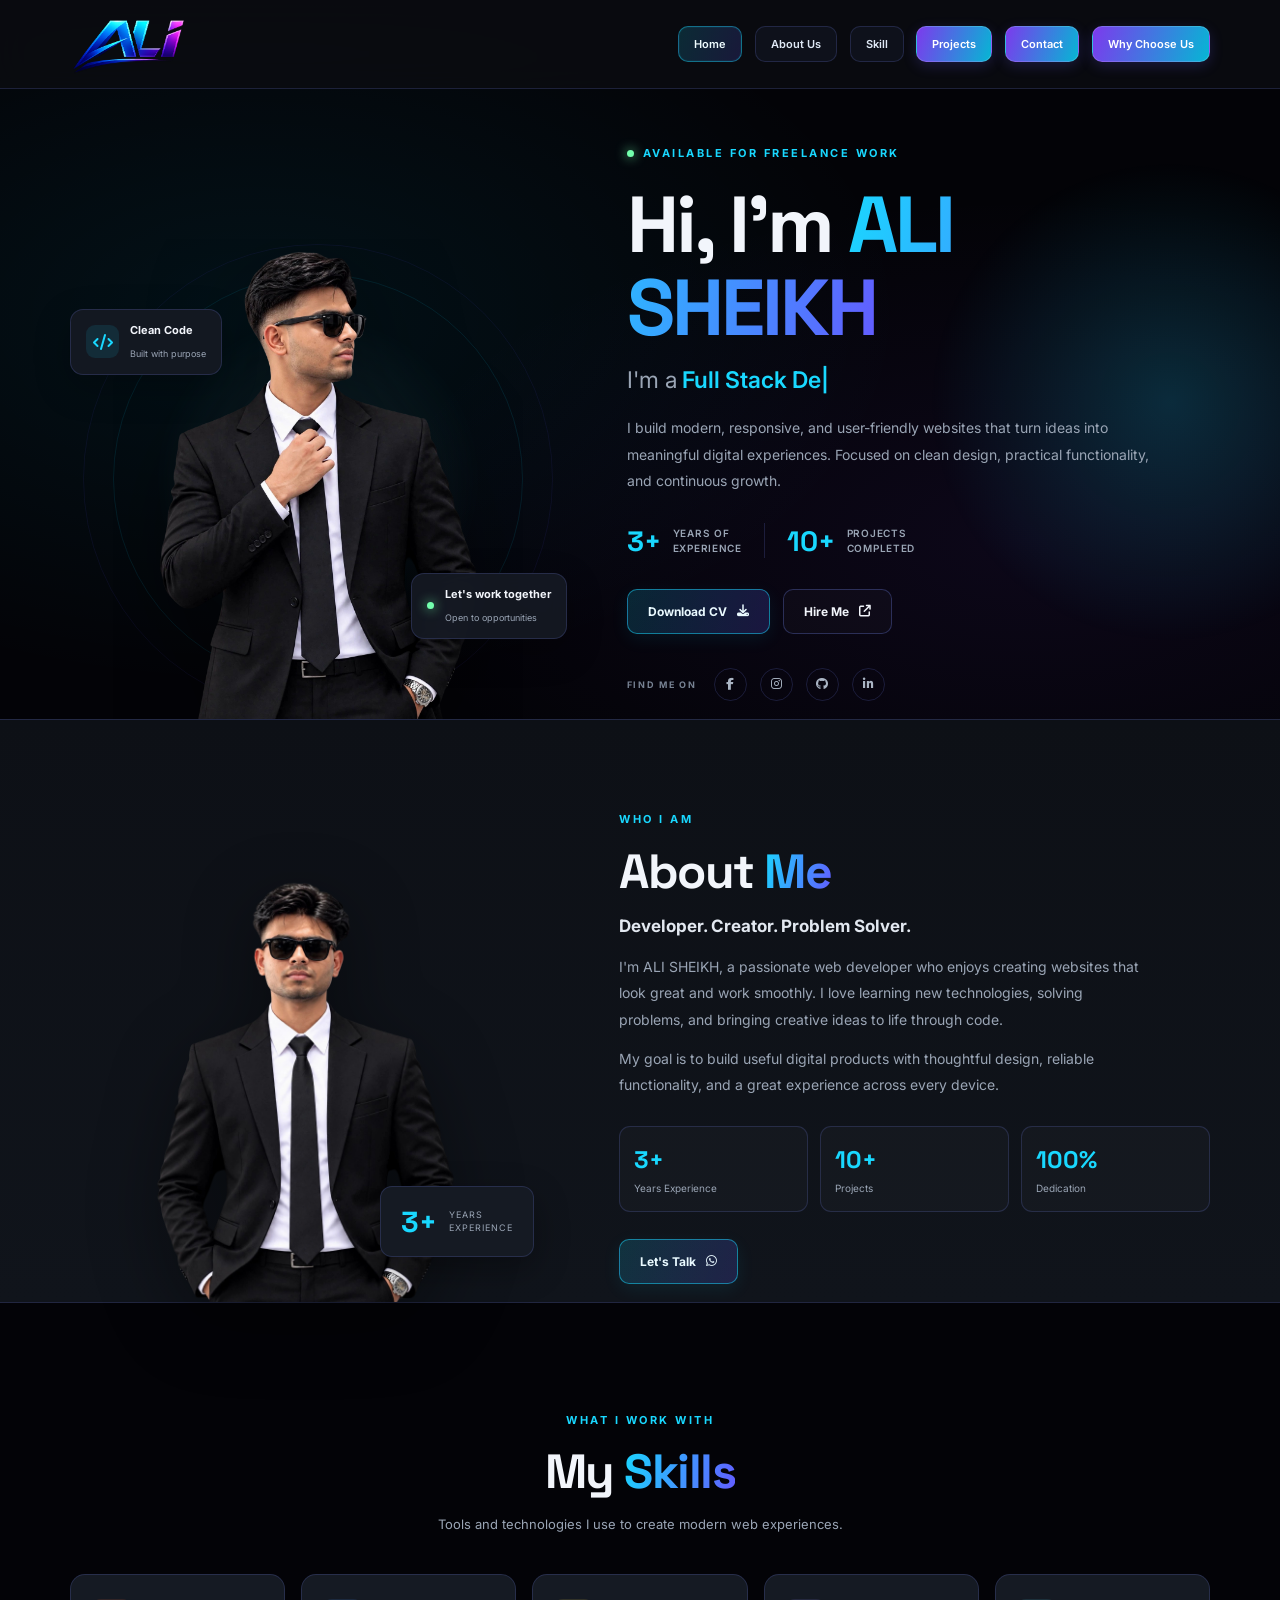
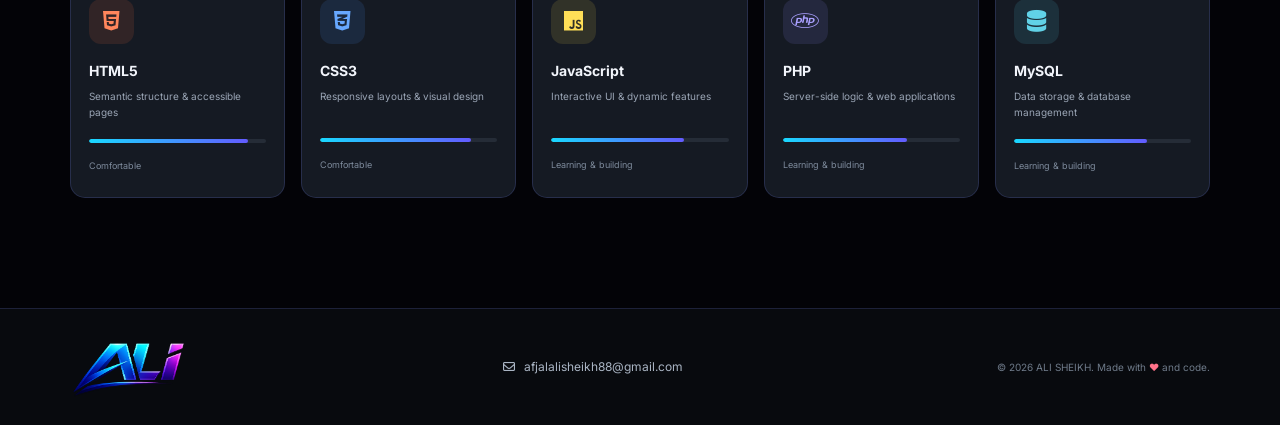
<file: index.html>
<!DOCTYPE html>
<html lang="en">
<head>
  <meta charset="UTF-8">
  <meta name="viewport" content="width=device-width, initial-scale=1.0">
  <meta name="description" content="Ali Sheikh — Full Stack Developer portfolio">
  <title>Ali Sheikh | Portfolio</title>
  <link rel="icon" type="image/x-icon" href="faviconn.ico">
  <link rel="icon" type="image/png" sizes="32x32" href="faviconn.png">
  <link rel="apple-touch-icon" href="faviconn.png">
  <link rel="stylesheet" href="style.css">
  <link rel="preconnect" href="https://fonts.googleapis.com">
  <link rel="preconnect" href="https://fonts.gstatic.com" crossorigin>
  <link href="https://fonts.googleapis.com/css2?family=Inter:wght@400;500;600;700;800&family=Space+Grotesk:wght@400;500;600;700&display=swap" rel="stylesheet">
  <link rel="stylesheet" href="https://cdnjs.cloudflare.com/ajax/libs/font-awesome/6.5.2/css/all.min.css">
</head>
<body>
  <header class="header">
    <nav class="navbar container">
      <a href="index.html" class="brand" aria-label="Afjal home"><img src="ali-logo.png" alt="ALI logo"></a>
      <div class="nav-left">
        <a href="index.html" class="nav-link active">Home</a>
        <a href="#about" class="nav-link">About Us</a>
        <a href="#skills" class="nav-link">Skill</a>
        <a href="projects.html" class="nav-link">Projects</a>
        <a href="contact.html" class="nav-link">Contact</a>
        <a href="whychooseus.html" class="nav-link">Why Choose Us</a>
      </div>
      <button class="menu-toggle" aria-label="Toggle navigation"><i class="fa-solid fa-bars"></i></button>
    </nav>
  </header>

  <main>
    <!-- HOME -->
    <section id="home" class="hero section">
      <div class="hero-grid container">
        <div class="hero-copy">
          <div class="eyebrow"><span class="status-dot"></span> AVAILABLE FOR FREELANCE WORK</div>
          <h1>Hi, I'm <span class="gradient-text">ALI SHEIKH</span></h1>
          <div class="role-line"><span class="role-prefix">I'm a</span> <span id="typing-role">Full Stack Developer</span><span class="cursor">|</span></div>
          <p class="hero-description">I build modern, responsive, and user-friendly websites that turn ideas into meaningful digital experiences. Focused on clean design, practical functionality, and continuous growth.</p>
          <div class="experience"><span class="experience-number">3+</span><span class="experience-text">Years of<br>Experience</span><span class="experience-divider"></span><span class="experience-number">10+</span><span class="experience-text">Projects<br>Completed</span></div>
          <div class="hero-actions">
            <a class="btn btn-primary" href="cv.jpg" download>Download CV <i class="fa-solid fa-download"></i></a>
            <a class="btn btn-outline" href="https://wa.me/9779821035473?text=Hello%20Taiyab%2C%20I%20want%20to%20discuss%20a%20project." target="_blank" rel="noopener">Hire Me <i class="fa-solid fa-arrow-up-right-from-square"></i></a>
          </div>
          <div class="social-row">
            <span class="social-label">FIND ME ON</span>
            <a href="https://www.facebook.com/aliwebdev7" aria-label="Facebook"><i class="fa-brands fa-facebook-f"></i></a>
            <a href="https://www.instagram.com/afjal_sheikh7/" aria-label="Instagram"><i class="fa-brands fa-instagram"></i></a>
            <a href="https://github.com/afjalsheikh7" aria-label="GitHub"><i class="fa-brands fa-github"></i></a>
            <a href="https://www.linkedin.com/in/aliweb-dev/" aria-label="LinkedIn"><i class="fa-brands fa-linkedin-in"></i></a>
          </div>
        </div>
        <div class="hero-visual">
          <div class="photo-glow"></div>
          <div class="photo-frame"><img src="p2.png" alt="Replace this demo portrait with Taiyab's transparent photo"></div>
          <div class="floating-card code-card"><span class="card-icon"><i class="fa-solid fa-code"></i></span><div><strong>Clean Code</strong><small>Built with purpose</small></div></div>
          <div class="floating-card availability-card"><span class="status-dot"></span><div><strong>Let's work together</strong><small>Open to opportunities</small></div></div>
          <div class="orbit orbit-one"></div><div class="orbit orbit-two"></div>
        </div>
      </div>
    </section>

    <!-- ABOUT -->
    <section id="about" class="section about-section">
      <div class="container section-grid">
        <div class="about-visual">
          <div class="about-photo"><img src="p1.png" alt="Demo transparent portrait placeholder"></div>
          <div class="about-stamp"><strong>3+</strong><span>YEARS<br>EXPERIENCE</span></div>
        </div>
        <div class="about-copy">
          <div class="section-label">WHO I AM</div>
          <h2>About <span class="gradient-text">Me</span></h2>
          <h3>Developer. Creator. Problem Solver.</h3>
          <p>I'm ALI SHEIKH, a passionate web developer who enjoys creating websites that look great and work smoothly. I love learning new technologies, solving problems, and bringing creative ideas to life through code.</p>
          <p>My goal is to build useful digital products with thoughtful design, reliable functionality, and a great experience across every device.</p>
          <div class="stats-grid">
            <div class="stat-box"><span class="stat-number">3+</span><span class="stat-title">Years Experience</span></div>
            <div class="stat-box"><span class="stat-number">10+</span><span class="stat-title">Projects</span></div>
            <div class="stat-box"><span class="stat-number">100%</span><span class="stat-title">Dedication</span></div>
          </div>
          <a class="btn btn-primary" href="https://wa.me/9779821035473?text=Hello%20Taiyab%2C%20let%E2%80%99s%20talk%20about%20a%20project." target="_blank" rel="noopener">Let's Talk <i class="fa-brands fa-whatsapp"></i></a>
        </div>
      </div>
    </section>

    <!-- SKILLS -->
    <section id="skills" class="section skills-section">
      <div class="container">
        <div class="section-label centered">WHAT I WORK WITH</div>
        <h2 class="section-heading">My <span class="gradient-text">Skills</span></h2>
        <p class="section-intro">Tools and technologies I use to create modern web experiences.</p>
        <div class="skills-grid">
          <article class="skill-card"><div class="skill-icon html-icon"><i class="fa-brands fa-html5"></i></div><h3>HTML5</h3><p>Semantic structure & accessible pages</p><div class="skill-track"><span style="width:90%"></span></div><small>Comfortable</small></article>
          <article class="skill-card"><div class="skill-icon css-icon"><i class="fa-brands fa-css3-alt"></i></div><h3>CSS3</h3><p>Responsive layouts & visual design</p><div class="skill-track"><span style="width:85%"></span></div><small>Comfortable</small></article>
          <article class="skill-card"><div class="skill-icon js-icon"><i class="fa-brands fa-js"></i></div><h3>JavaScript</h3><p>Interactive UI & dynamic features</p><div class="skill-track"><span style="width:75%"></span></div><small>Learning & building</small></article>
          <article class="skill-card"><div class="skill-icon php-icon"><i class="fa-brands fa-php"></i></div><h3>PHP</h3><p>Server-side logic & web applications</p><div class="skill-track"><span style="width:70%"></span></div><small>Learning & building</small></article>
          <article class="skill-card"><div class="skill-icon mysql-icon"><i class="fa-solid fa-database"></i></div><h3>MySQL</h3><p>Data storage & database management</p><div class="skill-track"><span style="width:75%"></span></div><small>Learning & building</small></article>
        </div>
      </div>
    </section>

  </main>

  <footer class="footer">
    <div class="container footer-content">
      <a href="index.html" class="brand"><img src="ali-logo.png" alt="ALI logo"></a>
      <a class="email-link" href="mailto:afjalalisheikh88@gmail.com"><i class="fa-regular fa-envelope"></i> afjalalisheikh88@gmail.com</a>
      <p>© <span id="year"></span> ALI SHEIKH. Made with <span class="heart">♥</span> and code.</p>
    </div>
  </footer>
  <script src="script.js"></script>
</body>
</html>
</file>
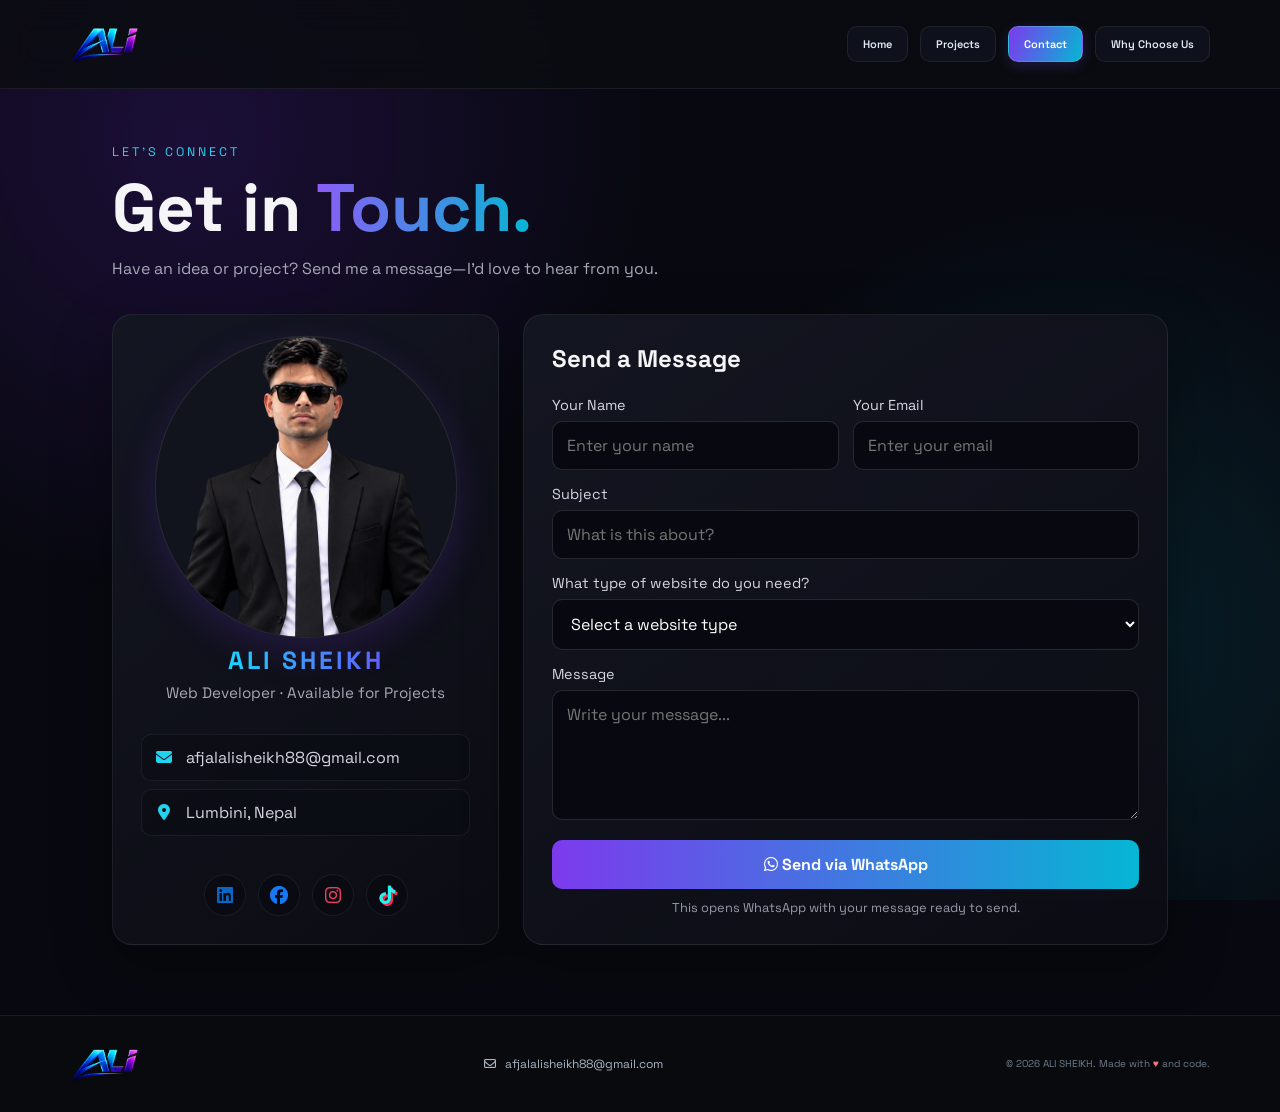
<file: contact.html>
<!DOCTYPE html>
<html lang="en">
<head>
  <meta charset="UTF-8">
  <meta name="viewport" content="width=device-width, initial-scale=1.0">
  <title>Contact | Ali Sheikh</title>
  <link rel="icon" type="image/x-icon" href="faviconn.ico">
  <link rel="icon" type="image/png" sizes="32x32" href="faviconn.png">
  <link rel="apple-touch-icon" href="faviconn.png">
  <link rel="preconnect" href="https://fonts.googleapis.com">
  <link rel="preconnect" href="https://fonts.gstatic.com" crossorigin>
  <link href="https://fonts.googleapis.com/css2?family=Space+Grotesk:wght@400;500;600;700&display=swap" rel="stylesheet">
  <link rel="stylesheet" href="https://cdnjs.cloudflare.com/ajax/libs/font-awesome/6.5.0/css/all.min.css">
  <style>
    * { box-sizing: border-box; margin: 0; padding: 0; }
    body { font-family: 'Space Grotesk', sans-serif; color: #f5f5f7; background: #080910; min-height: 100vh; }
    body::before { content: ''; position: fixed; inset: 0; pointer-events: none; background: radial-gradient(circle at 15% 15%, #6d28d933, transparent 35%), radial-gradient(circle at 85% 70%, #06b6d422, transparent 35%); }
    nav, main, footer { position: relative; z-index: 1; }
    .header { position: sticky; top: 0; z-index: 100; background: rgba(11,13,18,.83); backdrop-filter: blur(18px); border-bottom: 1px solid #ffffff12; }
    .container { width: min(1140px, calc(100% - 48px)); margin: auto; }
    .navbar { height: 88px; display: flex; align-items: center; justify-content: space-between; gap: 24px; }
    .brand { display: flex; align-items: center; }
    .brand img { width: 70px; height: 40px; background: transparent; }
    .nav-left { display: flex; align-items: center; justify-content: flex-end; gap: 12px; }
    .nav-link { font-size: 11px; color: #dfe8f5; font-weight: 600; text-decoration: none; background: rgba(16,20,31,.82); border: 1px solid #ffffff12; padding: 10px 15px; border-radius: 10px; transition: .25s; }
    .nav-link:hover, .nav-link:focus-visible { color: #effcff; background: linear-gradient(110deg, rgba(25,216,255,.18), rgba(99,91,255,.2)); border-color: rgba(25,216,255,.55); transform: translateY(-2px); }
    .nav-link.active { color: #fff; background: linear-gradient(110deg, #7c3aed, #06b6d4); border-color: rgba(255,255,255,.16); box-shadow: 0 4px 14px rgba(99,91,255,.2); }
    .nav-link.active:hover { background: linear-gradient(110deg, #06b6d4, #7c3aed); }


    main { max-width: 1100px; margin: auto; padding: 55px 22px 70px; }
    .eyebrow { color: #22d3ee; text-transform: uppercase; letter-spacing: 3px; font-size: .78rem; margin-bottom: 12px; }
    h1 { font-size: clamp(2.4rem, 6vw, 4.2rem); line-height: 1.1; margin-bottom: 12px; }
    h1 span { background: linear-gradient(90deg, #8b5cf6, #06b6d4); -webkit-background-clip: text; color: transparent; }
    .intro { color: #a7a7b6; margin-bottom: 35px; max-width: 560px; }
    .contact-grid { display: grid; grid-template-columns: minmax(260px, .75fr) minmax(420px, 1.25fr); gap: 24px; align-items: stretch; }
    .panel { background: linear-gradient(145deg, rgba(20,22,34,.96), rgba(12,13,20,.96)); border: 1px solid #ffffff12; border-radius: 20px; padding: 28px; box-shadow: 0 20px 60px #0005; }
    .profile { text-align: center; display: flex; flex-direction: column; }
    .profile img { width: 280px; height: 280px; object-fit: cover; object-position: 50% 8%; transform: scale(1.08); border: 1px solid #ffffff18; border-radius: 50%; background: #11131d; margin: 4px auto 18px; display: block; box-shadow: 0 12px 35px #7c3aed30; }
    .profile h2 { width: fit-content; margin: 0 auto 7px; font-family: 'Space Grotesk', sans-serif; font-size: 1.55rem; font-weight: 700; letter-spacing: 3px; text-transform: uppercase; background: linear-gradient(100deg, #19d8ff, #635bff); -webkit-background-clip: text; background-clip: text; color: transparent; }
    .profile p { color: #a7a7b6; font-size: .95rem; }
    .contact-details { margin-top: 24px; text-align: left; }
    .contact-detail { display: flex; gap: 12px; align-items: center; padding: 12px; margin-top: 8px; border: 1px solid #ffffff10; border-radius: 10px; color: #d5d5df; overflow-wrap: anywhere; background: #08091055; }
    .contact-detail i { color: #22d3ee; width: 20px; text-align: center; }
    form h2 { margin-bottom: 22px; }
    .field-row { display: grid; grid-template-columns: 1fr 1fr; gap: 14px; }
    .field { margin-bottom: 15px; }
    label { display: block; margin-bottom: 7px; color: #d7d7e2; font-size: .9rem; }
    input, textarea, select { width: 100%; background: #080910; color: white; border: 1px solid #ffffff20; border-radius: 10px; padding: 13px 14px; font: inherit; outline: none; transition: .2s; }
    input:focus, textarea:focus, select:focus { border-color: #22d3ee; box-shadow: 0 0 0 3px #22d3ee18; }
    select { cursor: pointer; }
    textarea { min-height: 130px; resize: vertical; }
    .send-btn { border: 0; width: 100%; padding: 14px; border-radius: 10px; color: #fff; font: inherit; font-weight: 700; cursor: pointer; background: linear-gradient(90deg, #7c3aed, #06b6d4); transition: .25s; }
    .send-btn:hover { transform: translateY(-2px); box-shadow: 0 8px 24px #7c3aed44; }
    .whatsapp-note { color: #9999aa; font-size: .8rem; margin-top: 10px; text-align: center; }
    footer { border-top: 1px solid #ffffff12; background: #080a0e; padding: 28px 22px; color: #9999aa; }
    .footer-content { width: min(1140px, calc(100% - 48px)); margin: auto; display: flex; align-items: center; justify-content: space-between; gap: 20px; flex-wrap: wrap; }
    footer .brand { display: flex; align-items: center; }
    footer .brand img { width: 70px; height: 40px; object-fit: contain; }
    footer .email-link { font-size: 12px; color: #aab5c4; display: flex; align-items: center; gap: 9px; text-decoration: none; }
    footer .email-link:hover { color: #19d8ff; }
    footer p { font-size: 10px; color: #6f7b8a; }
    footer .heart { color: #ff7289; }
    .socials { display: flex; justify-content: center; align-items: center; flex-wrap: wrap; gap: 12px; margin-top: auto; padding-top: 26px; }
    .socials a { width: 42px; height: 42px; text-decoration: none; font-size: 1.15rem; display: inline-flex; align-items: center; justify-content: center; border: 1px solid #ffffff12; border-radius: 50%; background: #08091088; transition: .25s; }
    .socials a:hover { transform: translateY(-4px) scale(1.12); }
    .socials .github { color: #f5f5f7; }
    .socials .linkedin { color: #0a66c2; }
    .socials .facebook { color: #1877f2; }
    .socials .instagram { color: #e4405f; }
    .socials .tiktok { color: #25f4ee; text-shadow: 2px 2px 0 #fe2c55; }
    @media (max-width: 760px) {
      .container { width: calc(100% - 34px); }
      .navbar { height: 72px; }
      .nav-left { gap: 7px; }
      .nav-link { padding: 9px 10px; font-size: 10px; }
      .contact-grid { grid-template-columns: 1fr; }
      .field-row { grid-template-columns: 1fr; gap: 0; }
      main { padding: 35px 17px 55px; }
      .panel { padding: 20px; }
      .profile img { width: 220px; height: 220px; }
      .footer-content { justify-content: center; text-align: center; flex-direction: column; }
    }
  </style>
</head>
<body>
  <header class="header">
    <nav class="navbar container">
      <a class="brand" href="index.html" aria-label="Home">
        <img src="image.png" alt="ALI">
      </a>
      <div class="nav-left">
        <a class="nav-link" href="index.html">Home</a>
        <a class="nav-link" href="projects.html">Projects</a>
        <a class="nav-link active" href="contact.html">Contact</a>
        <a class="nav-link" href="whychooseus.html">Why Choose Us</a>
      </div>
    </nav>
  </header>
  <main>
    <div class="eyebrow">Let's connect</div>
    <h1>Get in <span>Touch.</span></h1>
    <p class="intro">Have an idea or project? Send me a message—I'd love to hear from you.</p>
    <section class="contact-grid">
      <aside class="panel profile">
        <!-- Replace photo1.png with your own photo filename/path -->
        <img src="p1.png" alt="ALI SHEIKH">
        <h2>ALI SHEIKH</h2>
        <p>Web Developer · Available for Projects</p>
        <div class="contact-details">
          <div class="contact-detail"><i class="fa-solid fa-envelope"></i><span>afjalalisheikh88@gmail.com</span></div>
          <div class="contact-detail"><i class="fa-solid fa-location-dot"></i><span>Lumbini, Nepal</span></div>
        </div>
        <div class="socials" aria-label="Social media links">
          <a class="linkedin" href="https://www.linkedin.com/in/aliweb-dev/" target="_blank" rel="noopener noreferrer" aria-label="LinkedIn"><i class="fa-brands fa-linkedin"></i></a>
          <a class="facebook" href="https://www.facebook.com/aliwebdev7" target="_blank" rel="noopener noreferrer" aria-label="Facebook"><i class="fa-brands fa-facebook"></i></a>
          <a class="instagram" href="https://www.instagram.com/afjal_sheikh7/" target="_blank" rel="noopener noreferrer" aria-label="Instagram"><i class="fa-brands fa-instagram"></i></a>
          <a class="tiktok" href="https://www.tiktok.com/@ali_sheikh0240" target="_blank" rel="noopener noreferrer" aria-label="TikTok"><i class="fa-brands fa-tiktok"></i></a>
        </div>
      </aside>
      <form class="panel" id="contactForm">
        <h2>Send a Message</h2>
        <div class="field-row">
          <div class="field"><label for="name">Your Name</label><input id="name" name="name" type="text" placeholder="Enter your name" required></div>
          <div class="field"><label for="email">Your Email</label><input id="email" name="email" type="email" placeholder="Enter your email" required></div>
        </div>
        <div class="field"><label for="subject">Subject</label><input id="subject" name="subject" type="text" placeholder="What is this about?" required></div>
        <div class="field">
          <label for="websiteType">What type of website do you need?</label>
          <select id="websiteType" name="websiteType" required>
            <option value="" disabled selected>Select a website type</option>
            <option>E-commerce Website</option>
            <option>Portfolio Website</option>
            <option>Booking / Appointment Website</option>
            <option>Business Website</option>
            <option>Restaurant / Food Website</option>
            <option>Blog / News Website</option>
            <option>Education / School Website</option>
            <option>Real Estate Website</option>
            <option>Landing Page</option>
            <option>Other / Custom Website</option>
          </select>
        </div>
        <div class="field"><label for="message">Message</label><textarea id="message" name="message" placeholder="Write your message..." required></textarea></div>
        <button class="send-btn" type="submit"><i class="fa-brands fa-whatsapp"></i> Send via WhatsApp</button>
        <p class="whatsapp-note">This opens WhatsApp with your message ready to send.</p>
      </form>
    </section>
  </main>
  <footer>
    <div class="footer-content">
      <a href="index.html" class="brand"><img src="image.png" alt="ALI logo"></a>
      <a class="email-link" href="mailto:afjalalisheikh88@gmail.com"><i class="fa-regular fa-envelope"></i> afjalalisheikh88@gmail.com</a>
      <p>© 2026 ALI SHEIKH. Made with <span class="heart">♥</span> and code.</p>
    </div>
  </footer>
  <script>
    // Replace this with your WhatsApp number in international format, without + or spaces.
    const whatsappNumber = "9779821035473";
    document.getElementById("contactForm").addEventListener("submit", function (e) {
      e.preventDefault();
      const name = document.getElementById("name").value.trim();
      const email = document.getElementById("email").value.trim();
      const subject = document.getElementById("subject").value.trim();
      const websiteType = document.getElementById("websiteType").value;
      const message = document.getElementById("message").value.trim();
      const text = `Hello Ali!\nName: ${name}\nEmail: ${email}\nSubject: ${subject}\nWebsite Type: ${websiteType}\nMessage: ${message}`;
      const url = `https://wa.me/${whatsappNumber}?text=${encodeURIComponent(text)}`;
      window.open(url, "_blank");
    });
  </script>
</body>
</html>
</file>
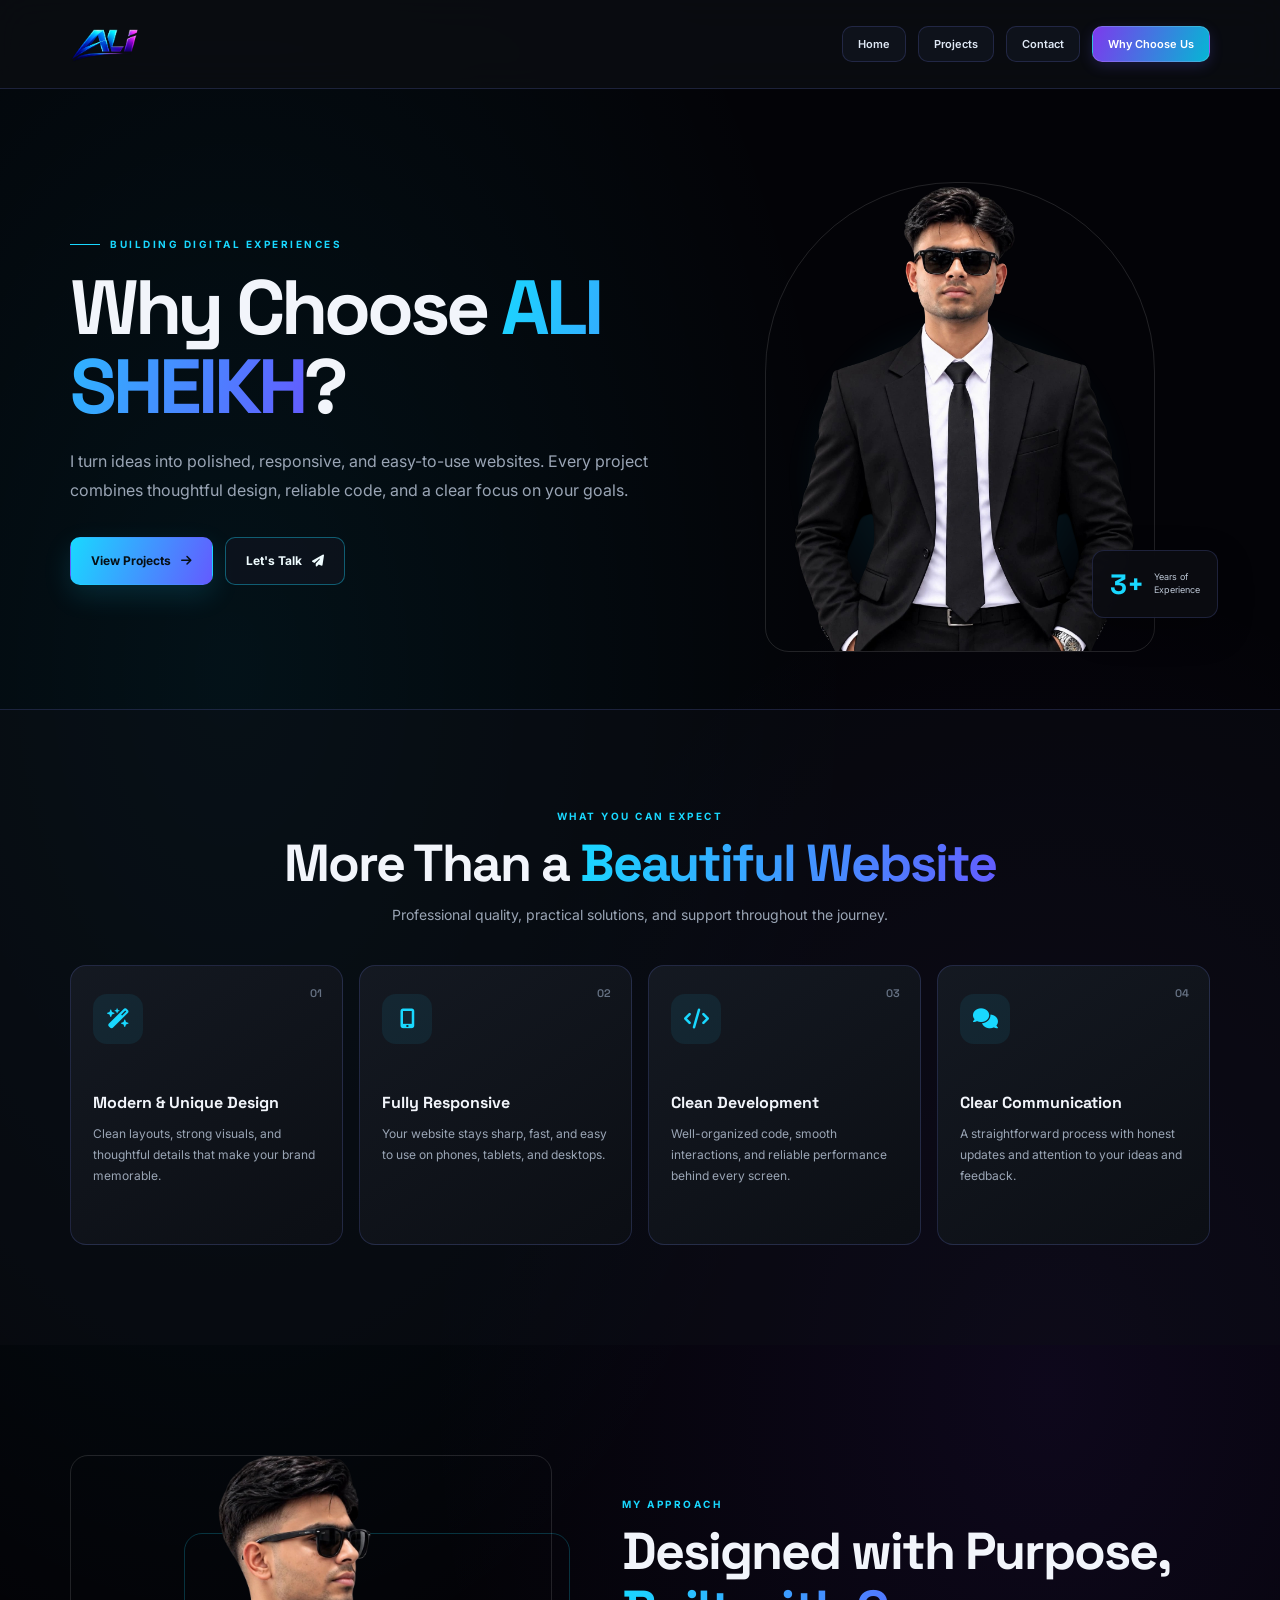
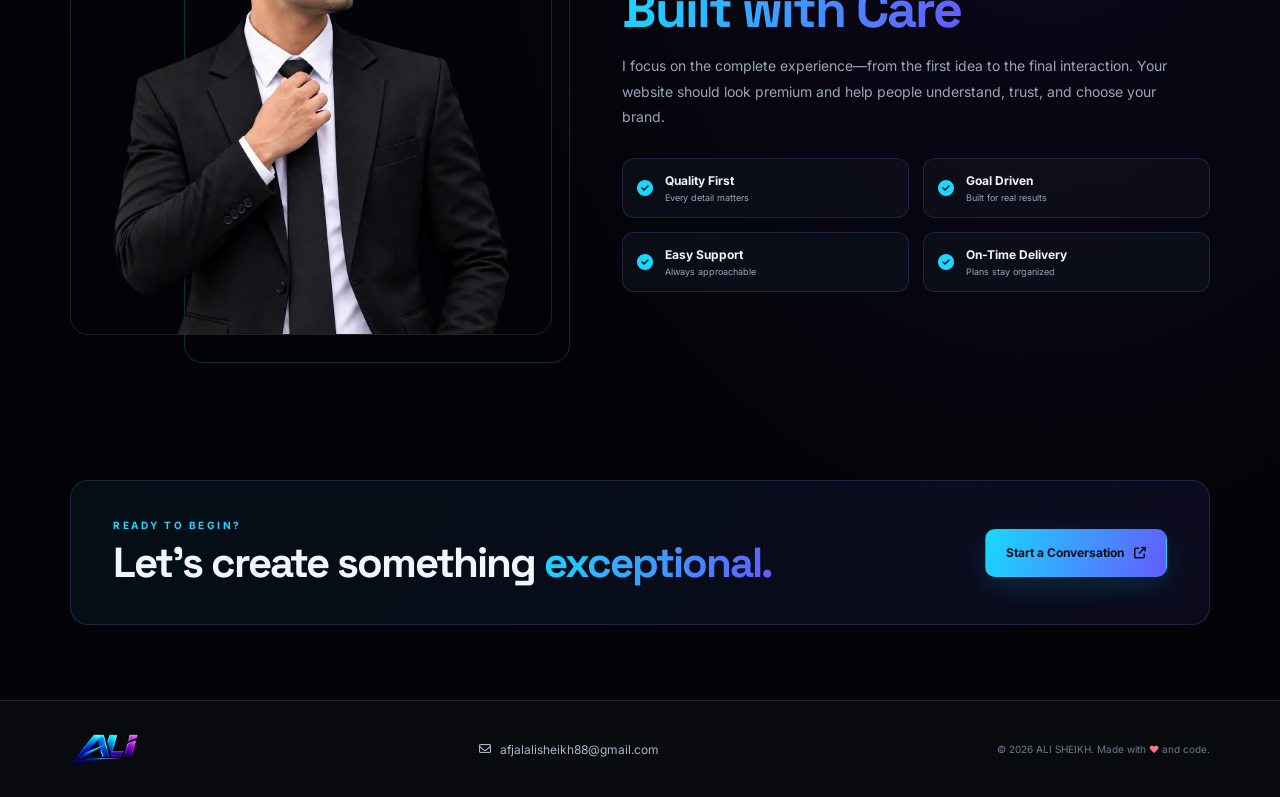
<file: whychooseus.html>
<!DOCTYPE html>
<html lang="en">
<head>
  <meta charset="UTF-8">
  <meta name="viewport" content="width=device-width, initial-scale=1.0">
  <title>Why Choose Us | ALI SHEIKH</title>
  <link rel="icon" type="image/x-icon" href="faviconn.ico">
  <link rel="icon" type="image/png" sizes="32x32" href="faviconn.png">
  <link rel="apple-touch-icon" href="faviconn.png">
  <link rel="preconnect" href="https://fonts.googleapis.com">
  <link rel="preconnect" href="https://fonts.gstatic.com" crossorigin>
  <link href="https://fonts.googleapis.com/css2?family=Inter:wght@400;500;600;700;800&family=Space+Grotesk:wght@400;500;600;700&display=swap" rel="stylesheet">
  <link rel="stylesheet" href="https://cdnjs.cloudflare.com/ajax/libs/font-awesome/6.5.2/css/all.min.css">
  <link rel="stylesheet" href="whychooseus.css">
</head>
<body>
  <header class="header">
    <nav class="navbar container">
      <a href="index.html" class="brand" aria-label="Home"><img src="ali-logo.png" alt="ALI SHEIKH"></a>
      <button class="menu-toggle" type="button" aria-label="Toggle navigation" aria-expanded="false"><i class="fa-solid fa-bars"></i></button>
      <div class="nav-left">
        <a href="index.html" class="nav-link">Home</a>
        <a href="projects.html" class="nav-link">Projects</a>
        <a href="contact.html" class="nav-link">Contact</a>
        <a href="whychooseus.html" class="nav-link active">Why Choose Us</a>
      </div>
    </nav>
  </header>

  <main>
    <section class="hero">
      <div class="hero-grid container">
        <div class="hero-copy reveal">
          <div class="eyebrow"><span></span> BUILDING DIGITAL EXPERIENCES</div>
          <h1>Why Choose <span>ALI SHEIKH</span>?</h1>
          <p>I turn ideas into polished, responsive, and easy-to-use websites. Every project combines thoughtful design, reliable code, and a clear focus on your goals.</p>
          <div class="hero-actions">
            <a class="btn btn-primary" href="projects.html">View Projects <i class="fa-solid fa-arrow-right"></i></a>
            <a class="btn btn-outline" href="contact.html">Let's Talk <i class="fa-solid fa-paper-plane"></i></a>
          </div>
        </div>
        <div class="hero-photo reveal">
          <div class="photo-glow"></div>
          <img src="p1.png" alt="ALI SHEIKH portrait">
          <div class="experience-badge"><strong>3+</strong><span>Years of<br>Experience</span></div>
        </div>
      </div>
    </section>

    <section class="features section">
      <div class="container">
        <div class="section-heading reveal">
          <div class="section-label">WHAT YOU CAN EXPECT</div>
          <h2>More Than a <span>Beautiful Website</span></h2>
          <p>Professional quality, practical solutions, and support throughout the journey.</p>
        </div>
        <div class="feature-grid">
          <article class="feature-card reveal"><div class="feature-icon"><i class="fa-solid fa-wand-magic-sparkles"></i></div><span>01</span><h3>Modern & Unique Design</h3><p>Clean layouts, strong visuals, and thoughtful details that make your brand memorable.</p></article>
          <article class="feature-card reveal"><div class="feature-icon"><i class="fa-solid fa-mobile-screen-button"></i></div><span>02</span><h3>Fully Responsive</h3><p>Your website stays sharp, fast, and easy to use on phones, tablets, and desktops.</p></article>
          <article class="feature-card reveal"><div class="feature-icon"><i class="fa-solid fa-code"></i></div><span>03</span><h3>Clean Development</h3><p>Well-organized code, smooth interactions, and reliable performance behind every screen.</p></article>
          <article class="feature-card reveal"><div class="feature-icon"><i class="fa-solid fa-comments"></i></div><span>04</span><h3>Clear Communication</h3><p>A straightforward process with honest updates and attention to your ideas and feedback.</p></article>
        </div>
      </div>
    </section>

    <section class="about-me section">
      <div class="container about-grid">
        <div class="about-photo reveal"><img src="p2.png" alt="ALI SHEIKH"><div class="photo-outline"></div></div>
        <div class="about-copy reveal">
          <div class="section-label">MY APPROACH</div>
          <h2>Designed with Purpose,<br><span>Built with Care</span></h2>
          <p>I focus on the complete experience—from the first idea to the final interaction. Your website should look premium and help people understand, trust, and choose your brand.</p>
          <div class="values">
            <div><i class="fa-solid fa-circle-check"></i><span><strong>Quality First</strong><small>Every detail matters</small></span></div>
            <div><i class="fa-solid fa-circle-check"></i><span><strong>Goal Driven</strong><small>Built for real results</small></span></div>
            <div><i class="fa-solid fa-circle-check"></i><span><strong>Easy Support</strong><small>Always approachable</small></span></div>
            <div><i class="fa-solid fa-circle-check"></i><span><strong>On-Time Delivery</strong><small>Plans stay organized</small></span></div>
          </div>
        </div>
      </div>
    </section>

    <section class="cta-section">
      <div class="container cta reveal">
        <div><div class="section-label">READY TO BEGIN?</div><h2>Let's create something <span>exceptional.</span></h2></div>
        <a class="btn btn-primary" href="contact.html">Start a Conversation <i class="fa-solid fa-arrow-up-right-from-square"></i></a>
      </div>
    </section>
  </main>

  <footer class="footer">
    <div class="footer-content container">
      <a href="index.html" class="brand"><img src="ali-logo.png" alt="ALI logo"></a>
      <a class="email-link" href="mailto:afjalalisheikh88@gmail.com"><i class="fa-regular fa-envelope"></i> afjalalisheikh88@gmail.com</a>
      <p>© <span id="year"></span> ALI SHEIKH. Made with <span class="heart">♥</span> and code.</p>
    </div>
  </footer>
  <script src="whychooseus.js"></script>
</body>
</html>
</file>
<file: style.css>
*{margin:0;padding:0;box-sizing:border-box}
:root{--bg:#0b0d12;--bg2:#10141c;--panel:#151a23;--text:#f2f5fb;--muted:#9aa5b5;--accent:#19d8ff;--accent2:#635bff;--border:rgba(120,140,255,.18);--glow:rgba(25,216,255,.18)}
html{scroll-behavior:smooth;scroll-padding-top:90px}
body{font-family:Inter,sans-serif;background:#030307;color:var(--text);overflow-x:hidden;position:relative}
body:before{content:"";position:fixed;inset:0;z-index:0;pointer-events:none;opacity:.62;background-image:none}
body:after{content:"";position:fixed;inset:0;z-index:-1;pointer-events:none;background:radial-gradient(ellipse at 20% 35%,rgba(6,214,255,.07),transparent 45%),radial-gradient(ellipse at 80% 60%,rgba(124,58,237,.08),transparent 45%),#030307;}
a{color:inherit;text-decoration:none}
.container{width:min(1140px,calc(100% - 48px));margin:auto}
.header{position:sticky;top:0;z-index:100;background:rgba(11,13,18,.83);backdrop-filter:blur(18px);border-bottom:1px solid var(--border)}
.navbar{height:88px;display:flex;align-items:center;justify-content:space-between;gap:24px}
.nav-left{display:flex;align-items:center;justify-content:flex-end;gap:clamp(8px,1vw,14px);flex-wrap:wrap}
.nav-link{font-size:11px;color:#dfe8f5;font-weight:600;transition:background .2s,border-color .2s,color .2s,box-shadow .2s,transform .2s;white-space:nowrap;background:rgba(16,20,31,.82);border:1px solid var(--border);padding:10px 15px;border-radius:10px;cursor:pointer;display:inline-flex;align-items:center;justify-content:center}
.nav-link:hover,.nav-link:focus-visible{color:#effcff;background:linear-gradient(110deg,rgba(25,216,255,.18),rgba(99,91,255,.2));border-color:rgba(25,216,255,.55);transform:translateY(-2px);box-shadow:0 8px 22px rgba(25,216,255,.12)}
.nav-link.active{color:#effcff;background:linear-gradient(110deg,rgba(25,216,255,.16),rgba(99,91,255,.18));border-color:rgba(25,216,255,.42);box-shadow:inset 0 0 0 1px rgba(25,216,255,.06)}
.nav-link.active:hover,.nav-link.active:focus-visible{background:linear-gradient(110deg,rgba(25,216,255,.28),rgba(99,91,255,.32));border-color:rgba(25,216,255,.72);box-shadow:0 8px 22px rgba(25,216,255,.16)}
.nav-left .nav-link:nth-child(n+4){color:#fff;background:linear-gradient(110deg,#7c3aed,#06b6d4);border-color:rgba(255,255,255,.16);box-shadow:0 4px 14px rgba(99,91,255,.2)}
.nav-left .nav-link:nth-child(n+4):hover,.nav-left .nav-link:nth-child(n+4):focus-visible{color:#fff;background:linear-gradient(110deg,#06b6d4,#7c3aed);border-color:rgba(255,255,255,.35);transform:translateY(-2px);box-shadow:0 8px 22px rgba(6,182,212,.28)}
.brand{display:flex;align-items:center;gap:9px;font-family:"Space Grotesk",sans-serif;font-size:18px;font-weight:700;letter-spacing:1px}
.brand-mark{width:32px;height:32px;border-radius:10px;background:linear-gradient(135deg,var(--accent),var(--accent2));color:#071015;display:grid;place-items:center;font-size:17px}
.brand-dot{color:var(--accent)}
.menu-toggle{display:none;background:none;border:0;color:white;font-size:22px;cursor:pointer}
.section{padding:110px 0;position:relative}
.hero{min-height:calc(100vh - 82px);display:flex;align-items:center;padding:75px 0 90px;overflow:hidden}
.hero:before{content:"";position:absolute;width:500px;height:500px;background:radial-gradient(circle,var(--glow),transparent 68%);right:-140px;top:10%;pointer-events:none}
.hero-grid{display:grid;grid-template-columns:.92fr 1.08fr;grid-template-areas:"photo copy";align-items:center;gap:60px}
.hero-visual{grid-area:photo}.hero-copy{grid-area:copy}
.eyebrow,.section-label{font-size:11px;letter-spacing:2.5px;font-weight:700;color:var(--accent);display:flex;align-items:center;gap:9px}
.status-dot{width:7px;height:7px;border-radius:50%;background:#73ffad;box-shadow:0 0 12px #73ffad;display:inline-block}
.hero h1{font-family:"Space Grotesk",sans-serif;font-size:clamp(48px,6.2vw,80px);line-height:1.04;letter-spacing:-3px;margin:24px 0 17px}
.gradient-text{background:linear-gradient(105deg,var(--accent),var(--accent2));-webkit-background-clip:text;background-clip:text;color:transparent}
.surname{color:#f4f6fb}
.role-line{font-size:clamp(18px,2vw,23px);font-weight:600;margin-bottom:21px;color:#e0e6ef}
.role-prefix{color:var(--muted);font-weight:400}
#typing-role{color:var(--accent)}
.cursor{color:var(--accent);animation:blink .75s infinite}
@keyframes blink{50%{opacity:0}}
.hero-description,.about-copy p{max-width:530px;color:var(--muted);font-size:14px;line-height:1.9}
.experience{display:flex;align-items:center;gap:12px;margin:28px 0 30px}
.experience-number{font-family:"Space Grotesk";font-size:28px;font-weight:700;color:var(--accent)}
.experience-text{font-size:10px;line-height:1.5;color:var(--muted);font-weight:600;text-transform:uppercase;letter-spacing:.7px}
.experience-divider{height:35px;width:1px;background:var(--border);margin:0 10px}
.hero-actions{display:flex;gap:13px;flex-wrap:wrap}
.btn{display:inline-flex;align-items:center;justify-content:center;gap:10px;padding:14px 20px;border:1px solid transparent;border-radius:10px;font-size:12px;font-weight:700;transition:background .2s,border-color .2s,color .2s,box-shadow .2s,transform .2s;cursor:pointer}
.btn-primary{background:linear-gradient(110deg,rgba(25,216,255,.16),rgba(99,91,255,.2));border-color:rgba(25,216,255,.5);color:#eafaff;box-shadow:0 5px 18px rgba(25,216,255,.08)}
.btn-primary:hover,.btn-primary:focus-visible{background:linear-gradient(110deg,#19d8ff,#635bff);border-color:transparent;color:#071015;transform:translateY(-2px);box-shadow:0 10px 26px rgba(25,216,255,.2)}
.btn-outline{background:rgba(255,255,255,.025);border-color:rgba(120,140,255,.28);color:var(--text)}
.btn-outline:hover,.btn-outline:focus-visible{background:rgba(25,216,255,.09);border-color:rgba(25,216,255,.65);color:#effcff;transform:translateY(-2px);box-shadow:0 8px 22px rgba(25,216,255,.1)}
.btn:active,.nav-link:active{transform:translateY(0) scale(.98)}
.btn:focus-visible,.nav-link:focus-visible{outline:2px solid rgba(25,216,255,.8);outline-offset:3px}
.contact-grid .whatsapp-btn{background:linear-gradient(110deg,rgba(25,216,255,.16),rgba(99,91,255,.2));border:1px solid rgba(25,216,255,.5);border-radius:10px;color:#eafaff;transition:background .2s,border-color .2s,color .2s,box-shadow .2s,transform .2s}
.contact-grid .whatsapp-btn:hover,.contact-grid .whatsapp-btn:focus-visible{background:linear-gradient(110deg,#19d8ff,#635bff);border-color:transparent;color:#071015;transform:translateY(-2px);box-shadow:0 10px 26px rgba(25,216,255,.2)}
.social-row{display:flex;align-items:center;gap:13px;margin-top:34px}
.social-label{font-size:9px;letter-spacing:1.7px;color:#778293;font-weight:700;margin-right:4px}
.social-row a{width:33px;height:33px;border:1px solid var(--border);border-radius:50%;display:grid;place-items:center;color:#aab5c4;font-size:12px;transition:.25s}
.social-row a:hover{color:var(--accent);border-color:var(--accent);transform:translateY(-3px)}
.hero-visual{height:490px;position:relative;display:grid;place-items:center}
.photo-glow{position:absolute;width:330px;height:330px;border-radius:50%;background:radial-gradient(circle,rgba(25,216,255,.12),rgba(116,230,255,.06) 40%,transparent 72%);filter:blur(5px)}
.photo-frame{position:relative;width:min(370px,90%);height:430px;display:flex;align-items:flex-end;justify-content:center;overflow:hidden;z-index:2}
.photo-frame img{width:100%;height:100%;object-fit:contain;object-position:center bottom;filter:drop-shadow(0 25px 50px rgba(0,0,0,.4))}
.orbit{position:absolute;border:1px solid rgba(25,216,255,.1);border-radius:50%;z-index:1}
.orbit-one{width:410px;height:410px}
.orbit-two{width:470px;height:470px;border-color:rgba(99,91,255,.08)}
.floating-card{position:absolute;z-index:3;background:rgba(21,26,35,.92);border:1px solid var(--border);box-shadow:0 12px 35px rgba(0,0,0,.25);border-radius:13px;padding:13px 15px;display:flex;align-items:center;gap:11px;backdrop-filter:blur(10px)}
.floating-card strong{font-size:11px;display:block;margin-bottom:4px}
.floating-card small{font-size:9px;color:var(--muted)}
.card-icon{width:33px;height:33px;border-radius:9px;background:rgba(25,216,255,.1);color:var(--accent);display:grid;place-items:center}
.code-card{left:0;top:70px}
.availability-card{right:0;bottom:80px}
.about-section{background:linear-gradient(180deg,#0d1016,#10141b);border-top:1px solid var(--border);border-bottom:1px solid var(--border)}
.section-grid{display:grid;grid-template-columns:.88fr 1.12fr;gap:85px;align-items:center}
.about-visual{position:relative;min-height:440px;display:grid;place-items:center}
.about-photo{height:390px;width:340px;max-width:100%;display:flex;align-items:flex-end;justify-content:center}
.about-photo img{height:100%;width:100%;object-fit:contain;filter:drop-shadow(0 20px 35px rgba(0,0,0,.4))}
.about-stamp{position:absolute;bottom:45px;right:0;background:var(--panel);border:1px solid var(--border);padding:16px 20px;border-radius:12px;display:flex;align-items:center;gap:12px;box-shadow:0 12px 35px #0005}
.about-stamp strong{font-family:"Space Grotesk";font-size:29px;color:var(--accent)}
.about-stamp span{font-size:9px;letter-spacing:1px;color:var(--muted);line-height:1.5}
.about-copy .section-label{margin-bottom:15px}
.about-copy h2,.section-heading{font-family:"Space Grotesk";font-size:clamp(35px,4vw,48px);letter-spacing:-1.5px;margin-bottom:14px}
.about-copy h3{font-size:17px;margin-bottom:18px;color:#e2e8f0}
.about-copy p+p{margin-top:12px}
.stats-grid{display:grid;grid-template-columns:repeat(3,1fr);gap:12px;margin:27px 0}
.stat-box{border:1px solid var(--border);background:rgba(255,255,255,.025);padding:17px 14px;border-radius:11px;display:flex;flex-direction:column;gap:7px}
.stat-number{font-family:"Space Grotesk";font-size:24px;font-weight:700;color:var(--accent)}
.stat-title{font-size:10px;color:var(--muted)}
.skills-section{text-align:center}
.centered{justify-content:center}
.section-heading{margin:14px 0}
.section-intro{color:var(--muted);font-size:13px;margin-bottom:42px}
.skills-grid{display:grid;grid-template-columns:repeat(5,1fr);gap:16px;text-align:left}
.skill-card{background:var(--panel);border:1px solid var(--border);padding:24px 18px;border-radius:15px;transition:.25s}
.skill-card:hover{transform:translateY(-6px);border-color:rgba(25,216,255,.35);box-shadow:0 15px 40px rgba(0,0,0,.18)}
.skill-icon{width:45px;height:45px;border-radius:12px;display:grid;place-items:center;font-size:22px;margin-bottom:18px}
.html-icon{background:rgba(255,110,60,.12);color:#ff865c}.css-icon{background:rgba(76,150,255,.12);color:#67a8ff}.js-icon{background:rgba(255,221,74,.12);color:#ffdf57}.php-icon{background:rgba(150,140,255,.12);color:#aaa0ff}.mysql-icon{background:rgba(86,207,229,.12);color:#61d2e7}
.skill-card h3{font-size:14px;margin-bottom:9px}
.skill-card p{color:var(--muted);font-size:10px;line-height:1.65;min-height:32px}
.skill-track{height:4px;background:#252c37;border-radius:4px;margin:18px 0 10px;overflow:hidden}
.skill-track span{height:100%;display:block;background:linear-gradient(90deg,var(--accent),var(--accent2));border-radius:4px}
.skill-card small{font-size:9px;color:#7e8b9c}
.footer{border-top:1px solid var(--border);background:#080a0e;padding:28px 0}
.footer-content{display:flex;align-items:center;justify-content:space-between;gap:20px;flex-wrap:wrap}
.footer .brand{font-size:15px}
.footer .brand-mark{width:27px;height:27px;font-size:14px}
.email-link{font-size:12px;color:#aab5c4;display:flex;align-items:center;gap:9px}
.email-link:hover{color:var(--accent)}
.footer p{font-size:10px;color:#6f7b8a}
.heart{color:#ff7289}
@media(max-width:1050px){.nav-left{gap:14px}.nav-link{font-size:11px}.hero-grid{gap:30px}.skills-grid{grid-template-columns:repeat(3,1fr)}}
@media(max-width:820px){.navbar{height:72px}.menu-toggle{display:block}.nav-left{position:absolute;top:72px;left:0;right:0;display:none;flex-direction:column;align-items:stretch;background:#08080f;padding:22px 24px;border-bottom:1px solid var(--border);gap:12px}.nav-left.open{display:flex}.brand{margin-left:0}.nav-link{width:100%;padding:12px 16px}.hero-grid,.section-grid{grid-template-columns:1fr;gap:35px}.hero-copy{order:2}.hero-visual{order:1;height:390px}.photo-frame{height:360px;width:320px}.orbit-one{width:340px;height:340px}.orbit-two{width:390px;height:390px}.code-card{left:6%;top:25px}.availability-card{right:4%;bottom:28px}.hero{padding-top:45px}.about-visual{min-height:360px}.about-photo{height:330px}.about-stamp{right:7%;bottom:20px}.about-copy{max-width:650px;margin:auto}.skills-grid{grid-template-columns:repeat(2,1fr)}}
@media(max-width:520px){.container{width:calc(100% - 34px)}.section{padding:75px 0}.hero h1{font-size:51px;letter-spacing:-2px}.hero-visual{height:350px}.photo-frame{height:325px;width:290px}.orbit-one{width:310px;height:310px}.orbit-two{width:350px;height:350px}.floating-card{padding:10px 11px}.code-card{left:0}.availability-card{right:0}.experience{gap:9px}.experience-number{font-size:24px}.experience-divider{margin:0 5px}.hero-actions .btn{padding:13px 15px}.social-row{gap:9px}.social-label{font-size:8px}.section-grid{gap:20px}.about-visual{min-height:320px}.about-photo{height:300px;width:270px}.about-stamp{padding:12px 14px;right:0}.stats-grid{gap:8px}.stat-box{padding:13px 10px}.stat-number{font-size:21px}.stat-title{font-size:9px}.skills-grid{gap:10px}.skill-card{padding:18px 13px}.footer-content{justify-content:center;text-align:center;flex-direction:column}.email-link{font-size:11px}}

.brand img{width:118px;height:auto;display:block;object-fit:contain}.brand{gap:0;flex-shrink:0}.brand-mark{display:none}

@media(max-width:520px){.brand img{width:94px}.navbar{height:72px}.nav-link{font-size:12px}}

main,footer{position:relative;z-index:1}

@media(max-width:820px){
  .hero{min-height:auto}
  .hero-copy{text-align:left}
  .hero-description{max-width:100%}
  .photo-frame{max-width:320px}
  .floating-card{max-width:180px}
  .availability-card{right:2%}
  .about-photo{max-width:100%}
}

@media(max-width:520px){
  .container{width:calc(100% - 28px)}
  .navbar{gap:12px}
  .nav-left{top:72px;max-height:calc(100vh - 72px);overflow-y:auto}
  .hero{padding:35px 0 0}
  .hero-grid{gap:24px}
  .hero h1{font-size:clamp(39px,13vw,51px);line-height:1.02;letter-spacing:-2px;margin-top:18px}
  .role-line{font-size:17px;min-height:24px}
  .hero-description,.about-copy p{font-size:13px;line-height:1.75}
  .experience{justify-content:flex-start;flex-wrap:wrap;margin:22px 0}
  .experience-divider{height:28px}
  .hero-actions{display:grid;grid-template-columns:1fr 1fr}
  .hero-actions .btn{width:100%;padding:13px 10px}
  .social-row{flex-wrap:wrap;margin-top:24px}
  .social-label{width:100%;margin-bottom:2px}
  .hero-visual{height:315px}
  .photo-frame{height:315px;width:270px}
  .photo-glow{width:280px;height:280px}
  .orbit-one{width:300px;height:300px}
  .orbit-two{width:340px;height:340px}
  .floating-card{max-width:150px;padding:9px 10px}
  .floating-card strong{font-size:10px}
  .floating-card small{font-size:8px}
  .card-icon{width:29px;height:29px}
  .code-card{left:-2px;top:18px}
  .availability-card{right:-2px;bottom:20px}
  .about-section{padding:65px 0 0}
  .about-visual{min-height:290px}
  .about-photo{width:260px;height:290px}
  .about-stamp{right:0;bottom:10px}
  .stats-grid{grid-template-columns:1fr}
  .stat-box{flex-direction:row;align-items:center;justify-content:space-between}
  .skills-grid{grid-template-columns:repeat(2,minmax(0,1fr))}
  .skill-card p{min-height:auto}
  .footer-content{width:100%}
  .email-link{font-size:10px;overflow-wrap:anywhere;justify-content:center}
}

@media(max-width:360px){
  .container{width:calc(100% - 22px)}
  .brand img{width:82px}
  .hero h1{font-size:37px}
  .hero-actions{grid-template-columns:1fr}
  .hero-visual{height:285px}
  .photo-frame{width:240px;height:285px}
  .orbit-one{width:270px;height:270px}
  .orbit-two{width:300px;height:300px}
  .floating-card{max-width:138px}
  .code-card{top:10px}
  .availability-card{bottom:8px}
  .experience{gap:7px}
  .experience-divider{margin:0 2px}
  .experience-number{font-size:21px}
  .about-visual{min-height:270px}
  .about-photo{width:230px;height:270px}
  .about-stamp{font-size:0}
}

@media(max-width:820px){
  html,body{max-width:100%;overflow-x:hidden}
  .container{width:calc(100% - 32px)}
  .header,.header:before,.header:after{width:100%}
  .navbar{width:calc(100% - 32px)}
  .hero-grid,.section-grid{width:calc(100% - 32px)}
  .hero-grid{grid-template-columns:minmax(0,1fr);grid-template-areas:"copy" "photo"}
  .hero-copy,.hero-visual{width:100%}
  .hero-copy{order:1}
  .hero-visual{order:2}
  .about-copy{order:1}
  .about-visual{order:2}
  .hero-actions{width:100%}
  .hero-actions .btn{min-width:0}
  .about-copy{width:100%}
  .section-heading,.section-intro{text-align:center}
  .skills-grid{width:100%}
}

@media(max-width:520px){
  .container,.hero-grid,.section-grid,.navbar{width:calc(100% - 28px)}
  .hero-grid{grid-template-columns:minmax(0,1fr)}
  .hero h1{overflow-wrap:break-word}
  .hero-description{width:100%}
  .experience{width:100%}
  .hero-actions{grid-template-columns:minmax(0,1fr) minmax(0,1fr)}
  .hero-actions .btn{white-space:nowrap}
  .social-row{width:100%}
  .hero-visual{width:100%;max-width:100%}
  .photo-frame{max-width:min(270px,78vw)}
  .orbit-one{max-width:78vw;max-height:78vw}
  .orbit-two{max-width:88vw;max-height:88vw}
  .stats-grid{width:100%}
  .skill-card{width:100%}
  .footer-content{width:100%}
}

@media(max-width:360px){
  .container,.hero-grid,.section-grid,.navbar{width:calc(100% - 22px)}
  .hero-actions{grid-template-columns:minmax(0,1fr)}
  .hero h1{font-size:34px}
  .experience-text{font-size:9px}
  .photo-frame{max-width:240px}
  .floating-card{max-width:130px}
}

@media(min-width:1051px){
  .hero{min-height:0;padding-bottom:0}
  .hero-grid{align-items:end}
  .hero-visual{height:480px}
  .photo-frame{width:min(410px,95%);height:480px}
  .hero-copy,.about-copy{transform:translateY(-18px)}
  .about-section{padding-bottom:0}
  .section-grid{align-items:end}
  .about-visual,.about-photo{height:425px;min-height:425px}
  .about-photo{width:370px}
}
</file>
<file: whychooseus.css>
*{margin:0;padding:0;box-sizing:border-box}
:root{--bg:#030307;--panel:#11151d;--text:#f2f5fb;--muted:#9aa5b5;--cyan:#19d8ff;--violet:#635bff;--border:rgba(120,140,255,.18)}
html{scroll-behavior:smooth}
body{min-height:100vh;overflow-x:hidden;font-family:Inter,sans-serif;color:var(--text);background:radial-gradient(ellipse at 18% 28%,rgba(6,214,255,.07),transparent 42%),radial-gradient(ellipse at 82% 58%,rgba(124,58,237,.09),transparent 42%),var(--bg)}
a{color:inherit;text-decoration:none}
.container{width:min(1140px,calc(100% - 48px));margin:auto}
.section{padding:100px 0}
.header{position:sticky;top:0;z-index:100;background:rgba(11,13,18,.86);border-bottom:1px solid var(--border);backdrop-filter:blur(18px)}
.navbar{height:88px;display:flex;align-items:center;justify-content:space-between;gap:24px}
.brand{display:flex;align-items:center}.brand img{width:70px;height:40px;object-fit:contain}
.nav-left{display:flex;align-items:center;gap:12px}
.nav-link{font-size:11px;color:#dfe8f5;font-weight:600;background:rgba(16,20,31,.82);border:1px solid var(--border);padding:10px 15px;border-radius:10px;transition:.25s}
.nav-link:hover,.nav-link:focus-visible{color:#effcff;border-color:rgba(25,216,255,.55);background:linear-gradient(110deg,rgba(25,216,255,.18),rgba(99,91,255,.2));transform:translateY(-2px)}
.nav-link.active{color:#fff;background:linear-gradient(110deg,#7c3aed,#06b6d4);border-color:rgba(255,255,255,.16);box-shadow:0 4px 14px rgba(99,91,255,.2)}
.menu-toggle{display:none;border:0;color:var(--text);background:transparent;font-size:20px;cursor:pointer}
.hero{min-height:620px;display:flex;align-items:center;padding:70px 0 45px}
.hero-grid{display:grid;grid-template-columns:1.08fr .92fr;align-items:center;gap:55px}
.eyebrow,.section-label{color:var(--cyan);font-size:10px;font-weight:700;letter-spacing:2.5px;text-transform:uppercase}
.eyebrow{display:flex;align-items:center;gap:10px;margin-bottom:18px}.eyebrow span{width:30px;height:1px;background:var(--cyan)}
.hero h1{max-width:650px;font-family:"Space Grotesk",sans-serif;font-size:clamp(48px,6vw,78px);line-height:1.02;letter-spacing:-4px;margin-bottom:22px}
.hero h1 span,.section-heading h2 span,.about-copy h2 span,.cta h2 span{background:linear-gradient(105deg,var(--cyan),var(--violet));-webkit-background-clip:text;background-clip:text;color:transparent}
.hero-copy>p{max-width:590px;color:var(--muted);font-size:16px;line-height:1.8}
.hero-actions{display:flex;gap:12px;margin-top:32px}
.btn{display:inline-flex;align-items:center;justify-content:center;gap:10px;min-height:48px;padding:12px 20px;border-radius:10px;font-size:12px;font-weight:700;transition:.25s}
.btn-primary{color:#071015;background:linear-gradient(110deg,#19d8ff,#635bff);border:1px solid transparent;box-shadow:0 10px 28px rgba(25,216,255,.14)}
.btn-primary:hover{transform:translateY(-3px);box-shadow:0 14px 34px rgba(25,216,255,.24)}
.btn-outline{color:#effcff;border:1px solid rgba(25,216,255,.38);background:rgba(16,20,31,.72)}.btn-outline:hover{transform:translateY(-3px);border-color:var(--cyan)}
.hero-photo{position:relative;min-height:480px;display:flex;align-items:flex-end;justify-content:center}
.hero-photo img{position:relative;z-index:2;width:390px;height:470px;object-fit:cover;object-position:center 16%;border-radius:190px 190px 24px 24px;border:1px solid rgba(255,255,255,.12)}
.photo-glow{position:absolute;width:350px;height:350px;border-radius:50%;background:radial-gradient(circle,rgba(25,216,255,.18),transparent 68%);filter:blur(8px)}
.experience-badge{position:absolute;z-index:3;right:-8px;bottom:34px;display:flex;align-items:center;gap:10px;padding:15px 17px;border:1px solid var(--border);border-radius:12px;background:rgba(11,13,18,.92);backdrop-filter:blur(12px);box-shadow:0 12px 35px rgba(0,0,0,.25)}
.experience-badge strong{font-family:"Space Grotesk";font-size:28px;color:var(--cyan)}.experience-badge span{color:#bcc6d4;font-size:9px;line-height:1.35}
.features{border-top:1px solid var(--border);background:rgba(13,16,22,.42)}
.section-heading{text-align:center;margin-bottom:42px}.section-heading h2,.about-copy h2,.cta h2{font-family:"Space Grotesk",sans-serif;font-size:clamp(34px,5vw,52px);line-height:1.12;letter-spacing:-2px;margin:12px 0 14px}
.section-heading p{color:var(--muted);font-size:14px}
.feature-grid{display:grid;grid-template-columns:repeat(4,1fr);gap:16px}
.feature-card{position:relative;min-height:280px;padding:28px 22px;border:1px solid var(--border);border-radius:16px;background:linear-gradient(145deg,rgba(21,26,35,.96),rgba(12,15,21,.96));transition:.25s}
.feature-card:hover{transform:translateY(-8px);border-color:rgba(25,216,255,.42);box-shadow:0 18px 45px rgba(0,0,0,.22)}
.feature-card>span{position:absolute;top:20px;right:20px;color:#667284;font:600 11px "Space Grotesk"}
.feature-icon{width:50px;height:50px;display:grid;place-items:center;margin-bottom:48px;border-radius:14px;color:var(--cyan);background:rgba(25,216,255,.08);font-size:20px}
.feature-card h3{font-family:"Space Grotesk";font-size:16px;margin-bottom:10px}.feature-card p{color:var(--muted);font-size:12px;line-height:1.75}
.about-grid{display:grid;grid-template-columns:.9fr 1.1fr;align-items:center;gap:70px}
.about-photo{position:relative;min-height:500px;display:flex;align-items:center}.about-photo img{position:relative;z-index:2;width:100%;height:480px;object-fit:cover;object-position:center 18%;border:1px solid rgba(255,255,255,.12);border-radius:18px}
.photo-outline{position:absolute;width:80%;height:86%;right:-18px;bottom:-18px;border:1px solid rgba(25,216,255,.22);border-radius:18px}
.about-copy p{max-width:580px;color:var(--muted);font-size:14px;line-height:1.85}
.values{display:grid;grid-template-columns:1fr 1fr;gap:14px;margin-top:28px}.values div{display:flex;align-items:center;gap:12px;padding:14px;border:1px solid var(--border);border-radius:12px;background:rgba(16,20,31,.62)}
.values i{color:var(--cyan)}.values span{display:flex;flex-direction:column}.values strong{font-size:12px}.values small{margin-top:4px;color:var(--muted);font-size:9px}
.cta-section{padding:35px 0 75px}.cta{display:flex;align-items:center;justify-content:space-between;gap:30px;padding:38px 42px;border:1px solid var(--border);border-radius:18px;background:linear-gradient(120deg,rgba(25,216,255,.06),rgba(99,91,255,.09))}
.cta h2{margin:8px 0 0;font-size:clamp(30px,4vw,42px)}
.footer{border-top:1px solid var(--border);background:#080a0e;padding:28px 0}.footer-content{display:flex;align-items:center;justify-content:space-between;gap:20px;flex-wrap:wrap}
.email-link{display:flex;align-items:center;gap:9px;color:#aab5c4;font-size:12px}.email-link:hover{color:var(--cyan)}.footer p{color:#6f7b8a;font-size:10px}.heart{color:#ff7289}
.reveal{opacity:0;transform:translateY(20px);transition:opacity .7s ease,transform .7s ease}.reveal.visible{opacity:1;transform:translateY(0)}
@media(max-width:900px){.hero-grid,.about-grid{grid-template-columns:1fr}.hero{text-align:center}.eyebrow{justify-content:center}.hero-copy>p{margin-inline:auto}.hero-actions{justify-content:center}.hero-photo{max-width:520px;width:100%;margin:auto}.feature-grid{grid-template-columns:repeat(2,1fr)}.about-grid{gap:45px}.about-photo{max-width:620px;width:100%;margin:auto}}
@media(max-width:700px){.container{width:calc(100% - 34px)}.navbar{height:72px}.menu-toggle{display:block}.nav-left{position:absolute;top:72px;left:0;right:0;display:none;flex-direction:column;align-items:stretch;background:#08080f;padding:18px 17px;border-bottom:1px solid var(--border)}.nav-left.open{display:flex}.nav-link{text-align:center;width:100%;padding:12px}.hero{min-height:auto;padding-top:55px}.hero h1{font-size:48px;letter-spacing:-2px}.hero-photo{min-height:420px}.hero-photo img{width:300px;height:390px}.experience-badge{right:0}.section{padding:75px 0}.feature-grid{grid-template-columns:1fr}.feature-card{min-height:220px}.feature-icon{margin-bottom:32px}.about-photo{min-height:390px}.about-photo img{height:370px}.values{grid-template-columns:1fr}.cta{flex-direction:column;text-align:center;padding:32px 20px}.footer-content{flex-direction:column;text-align:center;justify-content:center}}
</file>
